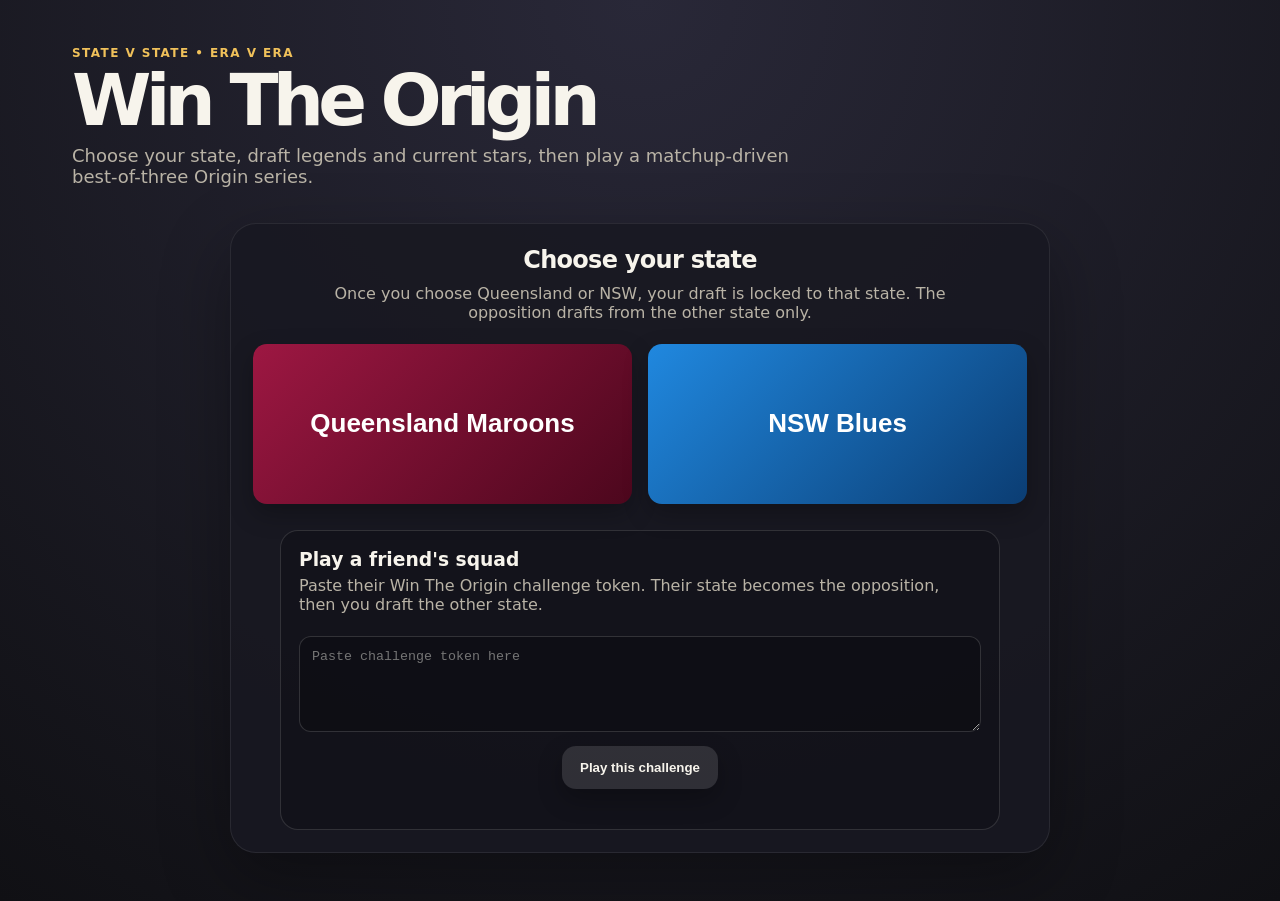
<file: win-the-origin.html>
<!doctype html>
<html lang="en">
<head>
  <meta charset="utf-8" />
  <meta name="viewport" content="width=device-width, initial-scale=1" />
  <title>Win The Origin</title>
  <link rel="stylesheet" href="origin.css" />
</head>
<body>
  <div id="app">
    <header class="hero compact-hero">
      <div>
        <p class="eyebrow">State v State • Era v Era</p>
        <h1>Win The Origin</h1>
        <p class="subtitle">Choose your state, draft legends and current stars, then play a matchup-driven best-of-three Origin series.</p>
      </div>
      <button id="resetBtn" class="ghost hidden">Reset</button>
    </header>

    <main>
      <section id="stateScreen" class="card state-screen">
        <h2>Choose your state</h2>
        <p>Once you choose Queensland or NSW, your draft is locked to that state. The opposition drafts from the other state only.</p>
        <div class="state-buttons">
          <button class="state-btn qld" data-state="QLD">Queensland Maroons</button>
          <button class="state-btn nsw" data-state="NSW">NSW Blues</button>
        </div>
        <div class="friend-start">
          <h3>Play a friend's squad</h3>
          <p>Paste their Win The Origin challenge token. Their state becomes the opposition, then you draft the other state.</p>
          <textarea id="friendCode" placeholder="Paste challenge token here"></textarea>
          <div class="button-row centered-buttons">
            <button id="startChallengeBtn" class="ghost" type="button">Play this challenge</button>
          </div>
          <p id="friendStatus" class="muted"></p>
        </div>
      </section>

      <section id="coachScreen" class="card state-screen coach-screen hidden">
        <h2 id="coachTitle">Choose your coach</h2>
        <p>Each coach gives your side a small tactical identity and a rare in-match power moment. The opposition chooses a coach too.</p>
        <div id="coachOptions" class="coach-options"></div>
        <p id="coachStatus" class="muted"></p>
      </section>

      <section id="draftScreen" class="hidden draft-layout">
        <section class="card status-card">
          <div>
            <p class="eyebrow">Live Origin draft</p>
            <h2 id="stateTitle">Queensland</h2>
          </div>
          <div class="meter">
            <span id="pickCount">0/17</span>
            <div class="bar"><div id="pickBar"></div></div>
          </div>
        </section>

        <section class="draft-table single-draft-table">
          <div id="draftArena" class="draft-pane user-pane active-user-turn">
            <div class="pane-header">
              <div>
                <p class="eyebrow" id="turnLabel">Your turn</p>
                <h2 id="squadName">Spin to reveal</h2>
              </div>
              <div class="arena-actions">
                <div id="oppPickingBadge" class="pick-badge hidden">Opposition picking their player</div>
                <button id="spinBtn">Spin once</button>
              </div>
            </div>
            <p id="squadNote" class="muted">Spin once. You must pick from that squad; there is no respin.</p>
            <div id="choices" class="choices arena-choices"></div>
          </div>
        </section>

        <div class="hidden" aria-hidden="true">
          <h2 id="aiTitle">Waiting</h2>
          <p id="aiNote"></p>
          <div id="aiChoices"></div>
        </div>

        <section class="team-board-grid">
          <section class="card team-card user-team-card">
            <h2>Your 17</h2>
            <div id="roster" class="roster"></div>
          </section>
          <section class="card team-card opp-team-card">
            <h2 id="oppRosterTitle">Opposition 17</h2>
            <div id="oppRoster" class="roster compact-roster"></div>
          </section>
        </section>

        <section class="card export-card compact-tools">
          <div>
            <h2>Challenge mode</h2>
            <p class="muted">Export your drafted 17 as a challenge code, or paste an opposition code.</p>
          </div>
          <div class="button-row">
            <button id="exportBtn" class="ghost" disabled>Export my team</button>
            <button id="importBtn" class="ghost">Import opposition</button>
          </div>
          <textarea id="teamCode" placeholder="Team code appears here, or paste an opposition code here"></textarea>
          <p id="challengeStatus" class="muted"></p>
        </section>

        <section class="card sim-card">
          <h2>Origin Series</h2>
          <p class="muted">Before each match, compare the sides, highlight strengths and weaknesses, then swap your bench to fix weak points.</p>
          <button id="simulateBtn" class="primary" disabled>Draft both 17s first</button>
          <div id="simResult" class="sim-result"></div>
        </section>

        <div id="draftLog" class="draft-log hidden"></div>
      </section>
    </main>
  </div>

  <script src="origin-data.js"></script>
  <script src="origin-app.js"></script>
</body>
</html>
</file>
<file: origin.css>
:root {
  --bg: #101014;
  --panel: #181821;
  --panel-2: #20202b;
  --text: #f7f4ec;
  --muted: #b9b3a6;
  --gold: #f0c15a;
  --qld: #7b1231;
  --nsw: #1b76c5;
  --danger: #ff6363;
  --ok: #65d68a;
}
* { box-sizing: border-box; }
body {
  margin: 0;
  font-family: Inter, ui-sans-serif, system-ui, -apple-system, BlinkMacSystemFont, "Segoe UI", sans-serif;
  background: radial-gradient(circle at top, #292838, var(--bg));
  color: var(--text);
  min-height: 100vh;
}
button {
  border: 0;
  border-radius: 14px;
  padding: 14px 18px;
  font-weight: 800;
  cursor: pointer;
  color: var(--text);
  background: var(--gold);
  color: #1d1605;
  box-shadow: 0 10px 24px rgba(0,0,0,.25);
}
button:disabled { opacity: .45; cursor: not-allowed; }
#app { max-width: 1180px; margin: 0 auto; padding: 22px; }
.hero { display: flex; justify-content: space-between; gap: 16px; align-items: flex-start; padding: 24px 0; }
h1 { font-size: clamp(42px, 9vw, 96px); line-height: .9; margin: 0 0 12px; letter-spacing: -0.08em; }
h2 { margin: 0 0 10px; letter-spacing: -0.03em; }
.subtitle { max-width: 720px; color: var(--muted); font-size: 18px; }
.eyebrow { color: var(--gold); font-weight: 900; letter-spacing: .12em; text-transform: uppercase; font-size: 12px; margin: 0 0 8px; }
.card { background: rgba(24,24,33,.88); border: 1px solid rgba(255,255,255,.08); border-radius: 26px; padding: 22px; box-shadow: 0 24px 70px rgba(0,0,0,.32); }
.hidden { display: none !important; }
.state-screen { text-align: center; max-width: 820px; margin: 26px auto; }
.state-screen p { color: var(--muted); max-width: 680px; margin: 0 auto 22px; }

.friend-start { margin: 26px auto 0; padding: 18px; max-width: 720px; border: 1px solid rgba(255,255,255,.13); border-radius: 18px; background: rgba(0,0,0,.18); text-align: left; }
.friend-start h3 { margin: 0 0 6px; }
.friend-start p { margin-left: 0; margin-right: 0; }
.friend-start textarea { width: 100%; min-height: 96px; border-radius: 12px; border: 1px solid rgba(255,255,255,.15); background: rgba(0,0,0,.22); color: #fff; padding: 12px; resize: vertical; box-sizing: border-box; }
.centered-buttons { justify-content: center; }
.challenge-mode .opp-team-card { box-shadow: inset 0 0 0 2px rgba(255,255,255,.08), 0 0 0 2px rgba(243,193,92,.22); }
.state-buttons { display: grid; grid-template-columns: 1fr 1fr; gap: 16px; }
.state-btn { min-height: 160px; font-size: 26px; color: white; }
.state-btn.qld { background: linear-gradient(135deg, #9d1742, #4c071d); }
.state-btn.nsw { background: linear-gradient(135deg, #2088df, #0b3d73); }
.grid-layout { display: grid; grid-template-columns: minmax(0, 1.35fr) minmax(330px, .85fr); gap: 18px; }
.left-column, .right-column { display: grid; gap: 18px; align-content: start; }
.status-card, .spin-top { display: flex; justify-content: space-between; align-items: center; gap: 12px; }
.meter { min-width: 180px; text-align: right; font-weight: 900; }
.bar { height: 10px; background: #30303b; border-radius: 999px; margin-top: 8px; overflow: hidden; }
#pickBar { height: 100%; width: 0%; background: var(--gold); transition: width .25s; }
.muted { color: var(--muted); }
.choices { display: grid; grid-template-columns: repeat(auto-fit, minmax(260px, 1fr)); gap: 12px; margin-top: 16px; max-height: 68vh; overflow: auto; padding-right: 4px; }
.player-card { background: var(--panel-2); border: 1px solid rgba(255,255,255,.08); border-radius: 18px; padding: 16px; display: grid; grid-template-columns: 1fr auto; gap: 12px; align-items: center; }
.player-card button { grid-column: 1 / -1; width: 100%; }
.player-card h3 { margin: 0 0 6px; }
.tags { display: flex; flex-wrap: wrap; gap: 6px; }
.tag { font-size: 12px; color: #151515; background: #ddd; border-radius: 999px; padding: 4px 8px; font-weight: 800; }
.rating { font-size: 30px; font-weight: 950; color: var(--gold); }
.roster { display: grid; gap: 8px; }
.slot { display: grid; grid-template-columns: 46px 1fr auto; align-items: center; gap: 10px; padding: 10px; border-radius: 14px; background: rgba(255,255,255,.045); }
.slot.filled { background: rgba(240,193,90,.11); }
.slot-pos { font-weight: 950; color: var(--gold); }
.slot small { color: var(--muted); }
.ghost { background: rgba(255,255,255,.12); color: var(--text); }
.primary { width: 100%; margin-top: 8px; }
.sim-result { margin-top: 14px; display: grid; gap: 10px; }
.result-card { background: rgba(255,255,255,.06); border-radius: 16px; padding: 14px; }
.win { color: var(--ok); font-weight: 950; }
.loss { color: var(--danger); font-weight: 950; }
@media (max-width: 840px) {
  #app { padding: 14px; }
  .hero { flex-direction: column; }
  .grid-layout, .state-buttons { grid-template-columns: 1fr; }
  .status-card, .spin-top { align-items: stretch; flex-direction: column; }
  .meter { text-align: left; width: 100%; }
}

/* v3 click-to-draft interaction */
.choice-button {
  width: 100%;
  text-align: left;
  color: var(--text);
  cursor: pointer;
}
.choice-button:disabled {
  opacity: .38;
}
.player-card.selected {
  outline: 3px solid var(--gold);
  background: rgba(240,193,90,.16);
}
.slot {
  width: 100%;
  text-align: left;
  color: var(--text);
  box-shadow: none;
}
.slot:disabled {
  opacity: 1;
  cursor: default;
}
.slot.legal {
  outline: 2px solid var(--ok);
  background: rgba(101,214,138,.14);
  cursor: pointer;
}
.slot.legal .slot-pos {
  color: var(--ok);
}
.slot-hint {
  display: block;
  margin-top: 8px;
  color: var(--gold);
  font-weight: 900;
}

/* v4 realistic best-of-three series */
.setup-card .primary { margin-top: 12px; }
.slot.selected-slot {
  outline: 3px solid var(--gold);
  background: rgba(240,193,90,.2);
}
.match-card {
  background: rgba(255,255,255,.06);
  border-radius: 20px;
  padding: 14px;
}
.scoreboard {
  display: grid;
  grid-template-columns: 1fr 1fr;
  gap: 10px;
}
.scoreboard > div {
  background: rgba(0,0,0,.22);
  border-radius: 16px;
  padding: 14px;
  display: grid;
  gap: 4px;
}
.scoreboard small { color: var(--muted); }
.scoreboard strong { font-size: 16px; }
.scoreboard span {
  font-size: 44px;
  line-height: 1;
  font-weight: 950;
  color: var(--gold);
}
.minute-bar {
  height: 10px;
  border-radius: 999px;
  background: #30303b;
  margin: 14px 0 8px;
  overflow: hidden;
}
#minuteFill {
  height: 100%;
  width: 0%;
  background: var(--gold);
  transition: width .12s linear;
}
.match-clock {
  font-weight: 950;
  color: var(--gold);
  margin-bottom: 10px;
}
.timeline {
  display: grid;
  gap: 8px;
  max-height: 420px;
  overflow: auto;
  padding-right: 4px;
}
.timeline-event {
  border-left: 4px solid rgba(255,255,255,.28);
  background: rgba(255,255,255,.06);
  border-radius: 12px;
  padding: 10px;
}
.timeline-event.mine { border-color: var(--ok); }
.timeline-event.theirs { border-color: var(--danger); }
.series-win { border: 1px solid rgba(101,214,138,.4); }
.series-loss { border: 1px solid rgba(255,99,99,.4); }
.final-series {
  border: 1px solid rgba(240,193,90,.55);
  background: rgba(240,193,90,.12);
}
@media (max-width: 620px) {
  .scoreboard { grid-template-columns: 1fr; }
}

.ai-card .compact .player-card { opacity: 0.86; }
.player-card.ai-picked { border-color: var(--gold); box-shadow: 0 0 0 2px rgba(243,193,92,.25); transform: scale(1.01); }
.tag.trait { background: rgba(243,193,92,.18); border-color: rgba(243,193,92,.55); color: #ffe2a3; }
.draft-log { margin-top: 14px; max-height: 180px; overflow: auto; display: grid; gap: 8px; }
.draft-log div { padding: 9px 10px; border: 1px solid rgba(255,255,255,.1); border-radius: 10px; background: rgba(255,255,255,.04); font-size: 13px; }
.button-row { display: flex; gap: 10px; flex-wrap: wrap; margin: 10px 0; }
.export-card textarea { width: 100%; min-height: 95px; border-radius: 12px; border: 1px solid rgba(255,255,255,.15); background: rgba(0,0,0,.22); color: #fff; padding: 12px; resize: vertical; box-sizing: border-box; }
.compact-roster .slot { cursor: default; }
.rating-grid { display: grid; grid-template-columns: repeat(3, minmax(0, 1fr)); gap: 10px; margin: 14px 0; }
.rating-grid div { border: 1px solid rgba(255,255,255,.12); background: rgba(255,255,255,.05); border-radius: 12px; padding: 12px; display: grid; gap: 6px; }
.rating-grid span { font-size: 28px; font-weight: 800; color: var(--gold); }
.trait-box { border: 1px solid rgba(243,193,92,.25); background: rgba(243,193,92,.08); border-radius: 14px; padding: 12px; margin: 12px 0; }
.trait-box p { margin: 6px 0; }
.matchup-list { display: grid; gap: 8px; margin: 10px 0 16px; }
.matchup-row { display: grid; grid-template-columns: 48px 1fr auto; gap: 10px; align-items: center; padding: 10px; border-radius: 12px; border: 1px solid rgba(255,255,255,.1); background: rgba(255,255,255,.04); }
.matchup-row.good { border-color: rgba(91, 214, 139, .35); }
.matchup-row.bad { border-color: rgba(255, 104, 104, .35); }
.matchup-row em { font-style: normal; color: var(--gold); font-size: 12px; }
.timeline-event.mine { border-left: 4px solid #6ad98f; }
.timeline-event.theirs { border-left: 4px solid #ff7777; }
@media (max-width: 760px) {
  .rating-grid, .matchup-row { grid-template-columns: 1fr; }
}

/* v6 same-screen draft table */
:root {
  --userStateColor: #7b1231;
  --oppStateColor: #1b76c5;
}
.compact-hero { padding-bottom: 10px; }
.compact-hero h1 { font-size: clamp(34px, 7vw, 72px); }
.compact-hero .subtitle { margin: 0; }
.draft-layout { display: grid; gap: 14px; }
.draft-table { display: grid; grid-template-columns: 1fr 1fr; gap: 14px; align-items: stretch; }
.draft-pane { border-radius: 26px; padding: 18px; min-height: 390px; border: 1px solid rgba(255,255,255,.12); box-shadow: 0 18px 50px rgba(0,0,0,.28); }
.user-pane { background: linear-gradient(145deg, color-mix(in srgb, var(--userStateColor) 80%, #111 20%), rgba(24,24,33,.92)); }
.opp-pane { background: linear-gradient(145deg, color-mix(in srgb, var(--oppStateColor) 80%, #111 20%), rgba(24,24,33,.92)); }
.pane-header { display: flex; align-items: start; justify-content: space-between; gap: 12px; }
.pick-badge { font-size: 12px; font-weight: 950; letter-spacing: .04em; text-transform: uppercase; padding: 8px 10px; border-radius: 999px; background: rgba(255,255,255,.9); color: #111; animation: pulseBadge .8s infinite alternate; }
@keyframes pulseBadge { from { transform: scale(1); opacity: .75; } to { transform: scale(1.03); opacity: 1; } }
.arena-choices { max-height: 520px; grid-template-columns: repeat(auto-fit, minmax(220px, 1fr)); }
.team-board-grid { display: grid; grid-template-columns: 1fr 1fr; gap: 14px; }
.user-team-card { border-top: 6px solid var(--userStateColor); }
.opp-team-card { border-top: 6px solid var(--oppStateColor); }
.compact-tools { display: grid; grid-template-columns: 1.2fr auto; gap: 12px; align-items: start; }
.compact-tools textarea, .compact-tools #challengeStatus { grid-column: 1 / -1; }
.pre-match-card { background: rgba(255,255,255,.055); border-radius: 20px; padding: 16px; }
.pre-match-head { display: grid; grid-template-columns: 1fr minmax(160px, 240px); gap: 14px; align-items: start; }
.play-now { margin: 0; }
.compare-grid { display: grid; grid-template-columns: 1fr 1fr; gap: 12px; margin: 14px 0; }
.compare-side { border-radius: 18px; padding: 14px; border: 1px solid rgba(255,255,255,.12); }
.user-compare { background: linear-gradient(145deg, color-mix(in srgb, var(--userStateColor) 35%, transparent), rgba(255,255,255,.04)); }
.opp-compare { background: linear-gradient(145deg, color-mix(in srgb, var(--oppStateColor) 35%, transparent), rgba(255,255,255,.04)); }
.big-rating { font-size: 44px; font-weight: 950; color: var(--gold); line-height: 1; margin-bottom: 8px; }
.sw-grid { display: grid; grid-template-columns: 1fr 1fr; gap: 10px; }
.mini-title { margin: 4px 0 6px; font-size: 12px; text-transform: uppercase; letter-spacing: .08em; color: var(--muted); font-weight: 900; }
.sw-grid ul { list-style: none; margin: 0; padding: 0; display: grid; gap: 6px; }
.sw-grid li { border-radius: 10px; padding: 8px; display: grid; gap: 2px; background: rgba(255,255,255,.06); border: 1px solid rgba(255,255,255,.08); }
.sw-grid li.good { border-color: rgba(101,214,138,.38); }
.sw-grid li.bad { border-color: rgba(255,99,99,.38); }
.sw-grid li span { color: var(--muted); font-size: 12px; }
.bench-tip { border-radius: 12px; padding: 12px; background: rgba(240,193,90,.12); border: 1px solid rgba(240,193,90,.3); margin-top: 8px; }
@media (max-width: 900px) {
  .draft-table, .team-board-grid, .compare-grid, .compact-tools, .pre-match-head { grid-template-columns: 1fr; }
  .sw-grid { grid-template-columns: 1fr; }
  .arena-choices { max-height: 440px; }
}

/* v7 single shared draft screen: turns alternate in the same arena */
.single-draft-table {
  grid-template-columns: 1fr;
}
.single-draft-table .draft-pane {
  min-height: 430px;
}
.active-user-turn {
  background: linear-gradient(145deg, color-mix(in srgb, var(--userStateColor) 82%, #111 18%), rgba(24,24,33,.94));
}
.active-opp-turn {
  background: linear-gradient(145deg, color-mix(in srgb, var(--oppStateColor) 82%, #111 18%), rgba(24,24,33,.94));
}
.active-opp-turn #spinBtn {
  display: none;
}
.arena-actions {
  display: flex;
  gap: 10px;
  align-items: center;
  justify-content: flex-end;
  flex-wrap: wrap;
}
.active-opp-turn .player-card {
  pointer-events: none;
}
@media (max-width: 620px) {
  .pane-header { flex-direction: column; align-items: stretch; }
  .arena-actions { justify-content: stretch; }
  .arena-actions button { width: 100%; }
}

.stats-summary {
  margin-top: 16px;
  padding: 14px;
  border-radius: 14px;
  background: rgba(255,255,255,0.06);
  border: 1px solid rgba(255,255,255,0.12);
}
.stats-summary h4 { margin: 0 0 10px; }
.stat-grid {
  display: grid;
  grid-template-columns: 1.2fr 1fr 1fr;
  gap: 8px 10px;
  align-items: center;
}
.stat-grid span, .stat-grid strong, .stat-grid b {
  padding: 7px 8px;
  border-radius: 8px;
  background: rgba(0,0,0,0.16);
}
.golden-note {
  padding: 10px 12px;
  border-radius: 12px;
  border: 1px solid rgba(255,204,92,0.7);
  background: rgba(255,204,92,0.13);
}
.why-win { margin-bottom: 0; }
.neutral-final {
  border-left-color: #ffcc5c !important;
  font-weight: 800;
}

/* v11 screen-flow and comparison fixes */
.prematch-mode .state-screen,
.prematch-mode .status-card,
.prematch-mode .draft-table,
.prematch-mode .export-card,
.simulation-mode .state-screen,
.simulation-mode .status-card,
.simulation-mode .draft-table,
.simulation-mode .team-board-grid,
.simulation-mode .export-card,
.simulation-mode #simulateBtn,
.summary-mode .state-screen,
.summary-mode .status-card,
.summary-mode .draft-table,
.summary-mode .team-board-grid,
.summary-mode .export-card,
.summary-mode #simulateBtn {
  display: none !important;
}

.prematch-mode .sim-card,
.simulation-mode .sim-card,
.summary-mode .sim-card {
  max-width: 1280px;
  margin: 0 auto 32px;
}

.h2h-table {
  display: grid;
  gap: 8px;
  margin-top: 12px;
}

.h2h-row {
  display: grid;
  grid-template-columns: minmax(0, 1fr) 150px minmax(0, 1fr);
  align-items: stretch;
  min-height: 76px;
  border: 1px solid rgba(255,255,255,0.1);
  border-radius: 16px;
  overflow: hidden;
  background: rgba(255,255,255,0.035);
}

.h2h-player,
.h2h-pos {
  padding: 12px 14px;
  display: flex;
  flex-direction: column;
  justify-content: center;
}

.h2h-player strong {
  font-size: 1rem;
  line-height: 1.15;
}

.h2h-player small {
  opacity: 0.75;
  margin-top: 4px;
}

.h2h-player.right {
  text-align: right;
  align-items: flex-end;
}

.h2h-pos {
  text-align: center;
  align-items: center;
  background: rgba(0,0,0,0.22);
  border-left: 1px solid rgba(255,255,255,0.08);
  border-right: 1px solid rgba(255,255,255,0.08);
}

.h2h-pos span {
  color: var(--gold);
  font-weight: 900;
  font-size: 1.05rem;
}

.h2h-pos em {
  font-style: normal;
  font-size: 0.82rem;
  opacity: 0.9;
  margin-top: 4px;
}

.h2h-row.good { border-color: rgba(80, 220, 140, 0.45); }
.h2h-row.bad { border-color: rgba(255, 95, 95, 0.45); }
.h2h-row.even { border-color: rgba(255, 204, 96, 0.28); }

.compact-compare .sw-grid {
  grid-template-columns: 1fr 1fr;
}

.simulation-page,
.post-game-page {
  min-height: 74vh;
}

.match-page-head {
  margin-bottom: 16px;
}

.live-scoreboard {
  align-items: stretch;
}

.scorer-list {
  list-style: none;
  padding: 8px 0 0;
  margin: 8px 0 0;
  border-top: 1px solid rgba(255,255,255,0.08);
  min-height: 36px;
  font-size: 0.9rem;
  opacity: 0.92;
}

.scorer-list li {
  margin: 3px 0;
}

.live-timeline {
  max-height: 48vh;
  overflow-y: auto;
  padding-right: 6px;
}

.live-timeline .timeline-event {
  animation: fadeInUp 0.22s ease-out;
}

@keyframes fadeInUp {
  from { opacity: 0; transform: translateY(8px); }
  to { opacity: 1; transform: translateY(0); }
}

.try-summary {
  display: grid;
  grid-template-columns: 1fr 1fr;
  gap: 16px;
  margin: 18px 0;
}

.try-summary > div,
.key-moments {
  background: rgba(255,255,255,0.045);
  border: 1px solid rgba(255,255,255,0.08);
  border-radius: 16px;
  padding: 14px;
}

.try-summary ul,
.key-moments ul,
.series-results {
  margin: 8px 0 0;
  padding-left: 20px;
}

.summary-actions {
  margin-top: 18px;
}

@media (max-width: 780px) {
  .h2h-row {
    grid-template-columns: 1fr;
  }
  .h2h-player.right {
    text-align: left;
    align-items: flex-start;
  }
  .h2h-pos {
    border-left: 0;
    border-right: 0;
    border-top: 1px solid rgba(255,255,255,0.08);
    border-bottom: 1px solid rgba(255,255,255,0.08);
  }
  .try-summary {
    grid-template-columns: 1fr;
  }
}

/* v12 broadcast simulation */
.broadcast-page { max-width: 1280px; margin: 0 auto; }
.broadcast-head { display:flex; align-items:flex-start; justify-content:space-between; gap:16px; }
.broadcast-clock { font-size: 2.2rem; font-weight: 900; color: var(--gold); white-space: nowrap; }
.momentum-wrap { display:grid; grid-template-columns:auto 1fr auto; align-items:center; gap:10px; margin: 12px 0 8px; color: var(--muted); font-weight: 800; }
.momentum-track { position:relative; height:12px; border-radius:999px; background:linear-gradient(90deg, var(--userStateColor), #555, var(--oppStateColor)); box-shadow: inset 0 0 0 1px rgba(255,255,255,.15); }
.momentum-dot { position:absolute; top:50%; left:50%; width:22px; height:22px; border-radius:50%; background:#fff; transform:translate(-50%,-50%); box-shadow:0 0 0 4px rgba(255,255,255,.18); transition:left .55s ease; }
.broadcast-grid { display:grid; grid-template-columns: minmax(0, 1.55fr) minmax(280px, .8fr); gap:16px; align-items:start; }
.broadcast-timeline { max-height: 510px; overflow:auto; padding-right:4px; }
.live-sidebar { background:rgba(255,255,255,.045); border:1px solid rgba(255,255,255,.08); border-radius:18px; padding:16px; position:sticky; top:12px; }
.live-sidebar h4 { margin: 8px 0 10px; color:#fff; }
.live-stats p, .trait-feed li { margin: 8px 0; color: var(--muted); }
.timeline-event.try { border-left-width: 8px; font-size: 1.08rem; }
.timeline-event.trait { background: rgba(243,193,92,.12); }
.timeline-event.matchup { background: rgba(255,255,255,.06); }
.series-story { margin-top:16px; padding:16px; border:1px solid rgba(243,193,92,.45); border-radius:16px; background:rgba(243,193,92,.08); }
.series-story ul { margin: 8px 0 8px 18px; }
@media (max-width: 900px) {
  .broadcast-grid { grid-template-columns:1fr; }
  .live-sidebar { position:static; }
}

/* v14 broadcast commentator polish */
.timeline-event { line-height: 1.35; }
.broadcast-minute { font-size: 0.9rem; opacity: 0.78; margin-bottom: 0.3rem; }
.commentator-line { display: grid; grid-template-columns: 74px 1fr; gap: 0.65rem; align-items: start; margin: 0.25rem 0; }
.commentator-line span { font-size: 0.72rem; font-weight: 800; text-transform: uppercase; letter-spacing: 0.08em; opacity: 0.72; }
.commentator-line.caller { font-size: 1.02rem; font-weight: 800; }
.commentator-line.analyst { font-size: 0.94rem; opacity: 0.88; }
.timeline-event.try .commentator-line.caller,
.timeline-event.golden .commentator-line.caller { font-size: 1.08rem; }

/* v15 position mastery warnings */
.tag.primary-pos { background: rgba(101,214,138,.18); border: 1px solid rgba(101,214,138,.45); color: #bfffd1; }
.tag.secondary-pos { background: rgba(243,193,92,.16); border: 1px solid rgba(243,193,92,.55); color: #ffe2a3; }
.pos-drop { color: #ffd166; font-size: 12px; font-weight: 950; margin-left: 4px; }
.slot.legal div:last-child { font-weight: 950; color: var(--ok); }
.slot.legal div:last-child:has(.pos-drop) { color: #ffd166; }


/* v21 coach selection */
.coach-options { display: grid; grid-template-columns: repeat(auto-fit, minmax(220px, 1fr)); gap: 14px; margin-top: 18px; }
.coach-card { min-height: 178px; text-align: left; background: linear-gradient(135deg, rgba(243,193,92,.18), rgba(255,255,255,.07)); border: 1px solid rgba(243,193,92,.28); color: var(--text); box-shadow: none; }
.coach-card h3 { margin: 0 0 8px; color: var(--gold); }
.coach-card p { margin: 6px 0; color: var(--text); }
.coach-card span { display: inline-block; margin-top: 8px; color: #1d1605; background: var(--gold); border-radius: 999px; padding: 5px 9px; font-size: 12px; font-weight: 900; }
.coach-summary { border: 1px solid rgba(143,209,255,.22); background: rgba(143,209,255,.08); border-radius: 14px; padding: 12px; margin: 12px 0; }
.coach-summary p { margin: 6px 0; }
.prematch-mode .coach-screen,
.simulation-mode .coach-screen,
.summary-mode .coach-screen { display:none !important; }

.interchange-summary {
  margin-top: 18px;
  padding: 14px;
  border: 1px solid rgba(255,255,255,.14);
  border-radius: 14px;
  background: rgba(255,255,255,.05);
}
.interchange-summary table {
  width: 100%;
  border-collapse: collapse;
  font-size: .9rem;
}
.interchange-summary th,
.interchange-summary td {
  padding: 8px 6px;
  border-bottom: 1px solid rgba(255,255,255,.10);
  text-align: left;
}
.interchange-summary th {
  opacity: .78;
  font-size: .78rem;
  text-transform: uppercase;
  letter-spacing: .04em;
}
.kicker-box select {
  width: 100%;
  max-width: 420px;
  margin-top: 6px;
  padding: 10px 12px;
  border-radius: 12px;
  border: 1px solid rgba(255,255,255,.18);
  background: rgba(0,0,0,.22);
  color: inherit;
}
.kicker-box option { color: #111; }
.full-team-matchups,.my-series-stats{margin-top:18px;background:rgba(255,255,255,.06);border:1px solid rgba(255,255,255,.14);border-radius:14px;padding:14px}.full-team-matchups table,.my-series-stats table{width:100%;border-collapse:collapse}.full-team-matchups th,.full-team-matchups td,.my-series-stats td{padding:9px 10px;border-bottom:1px solid rgba(255,255,255,.1);vertical-align:top}.full-team-matchups small{display:block;opacity:.75;margin-top:3px}.full-team-matchups tr.good td:nth-child(3){color:#6ee7a8}.full-team-matchups tr.bad td:nth-child(3){color:#ff9a9a}.full-team-matchups tr.even td:nth-child(3),.full-team-matchups tr.bench-row td:nth-child(3){color:#ffd36e}.my-series-stats td:last-child{text-align:right;font-weight:800}

/* v28 chemistry and skill visibility */
.visible-skill,
.chem-line {
  display: inline-flex;
  align-items: center;
  gap: 6px;
  width: fit-content;
  margin: 4px 0 8px;
  padding: 5px 9px;
  border-radius: 999px;
  font-size: 12px;
  font-weight: 800;
  letter-spacing: .01em;
}
.visible-skill {
  background: rgba(243,193,92,.16);
  border: 1px solid rgba(243,193,92,.36);
  color: #ffe2a2;
}
.chem-line {
  background: rgba(109,213,255,.13);
  border: 1px solid rgba(109,213,255,.34);
  color: #bdeeff;
}
.chem-rating {
  display: block;
  font-size: 13px;
  color: #8fffd0;
  margin-top: -3px;
}
.chem-mini,
.mini-skill,
.skill-pill {
  display: inline-flex;
  align-items: center;
  justify-content: center;
  margin-left: 5px;
  padding: 2px 6px;
  border-radius: 999px;
  font-size: 11px;
  font-weight: 800;
  cursor: help;
}
.chem-mini { background: rgba(109,213,255,.16); color: #bdeeff; border: 1px solid rgba(109,213,255,.25); }
.mini-skill { background: rgba(243,193,92,.16); color: #ffe2a2; border: 1px solid rgba(243,193,92,.25); }
.skill-pill { background: rgba(243,193,92,.12); color: #ffe2a2; border: 1px solid rgba(243,193,92,.22); margin: 2px 4px 2px 0; }
.chemistry-panels { display: grid; grid-template-columns: repeat(auto-fit, minmax(230px, 1fr)); gap: 12px; margin-top: 10px; }
.chemistry-card { background: rgba(255,255,255,.045); border: 1px solid rgba(255,255,255,.1); border-radius: 14px; padding: 10px 12px; }
.chemistry-card h5 { margin: 0 0 8px; color: var(--gold); }
.chemistry-card ul { margin: 6px 0 0 18px; padding: 0; }
.chemistry-card li { margin: 5px 0; }
[data-tip] { position: relative; }
[data-tip]:hover::after {
  content: attr(data-tip);
  position: absolute;
  left: 0;
  bottom: calc(100% + 8px);
  z-index: 100;
  min-width: 220px;
  max-width: 340px;
  white-space: normal;
  line-height: 1.35;
  text-align: left;
  padding: 10px 12px;
  border-radius: 12px;
  background: #101727;
  color: #fff;
  border: 1px solid rgba(255,255,255,.16);
  box-shadow: 0 12px 30px rgba(0,0,0,.35);
  font-size: 12px;
  font-weight: 600;
  pointer-events: none;
}
[data-tip]:hover::before {
  content: '';
  position: absolute;
  left: 18px;
  bottom: calc(100% + 2px);
  border: 6px solid transparent;
  border-top-color: #101727;
  z-index: 101;
}

/* v29 attack/defence strategy and draft feedback */
.draft-rating-strip {
  display: grid;
  grid-template-columns: minmax(0, 1fr) repeat(3, auto);
  gap: 8px;
  align-items: center;
  margin: 8px 0 12px;
  padding: 10px 12px;
  border-radius: 14px;
  background: rgba(255,255,255,0.06);
  border: 1px solid rgba(255,255,255,0.12);
}
.draft-rating-strip strong { display:block; }
.draft-rating-strip small { color: var(--muted); font-size: 0.75rem; }
.draft-rating-strip span {
  min-width: 66px;
  text-align: center;
  padding: 7px 9px;
  border-radius: 10px;
  background: rgba(0,0,0,0.22);
  font-size: 0.78rem;
  letter-spacing: .04em;
}
.draft-rating-strip b { font-size: 1.05rem; }
.attack-defence-grid small {
  display:block;
  color: var(--muted);
  font-size:.72rem;
  margin-top: 2px;
}
.tactical-note {
  margin: 12px 0 16px;
  padding: 12px 14px;
  border-radius: 14px;
  background: rgba(255,255,255,0.06);
  border: 1px solid rgba(255,255,255,0.12);
  color: var(--muted);
}
.tactical-note strong { color: var(--text); }
</file>
